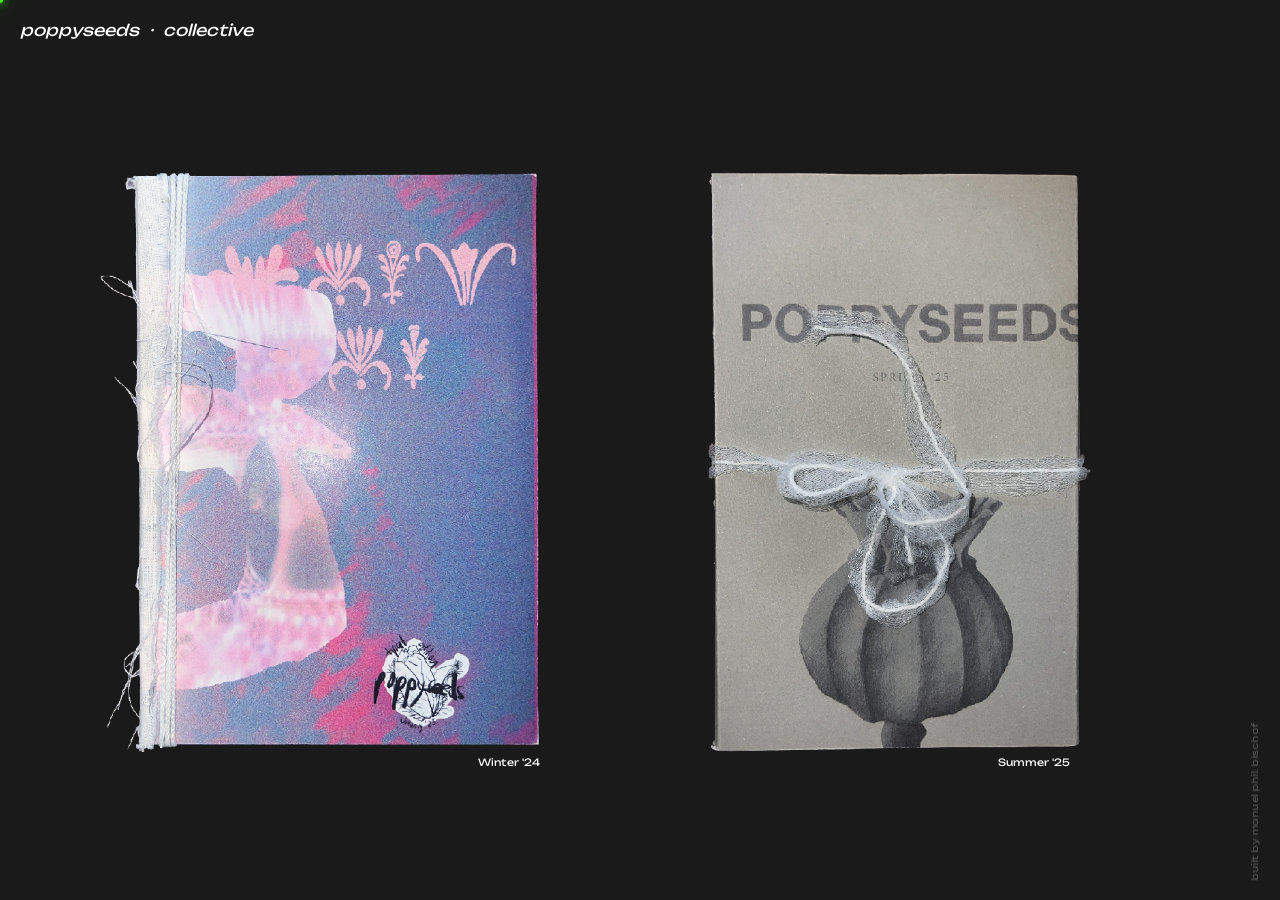
<file: index.html>
<!DOCTYPE html>
<html>
<head>
  <meta charset="UTF-8">
  <meta name="viewport" content="width=device-width, initial-scale=1.0">
  <title>Poppyseeds Collective</title>

  <link rel="stylesheet" href="style.css">
  <link href="https://fonts.googleapis.com/css2?family=Unbounded:wght@300;400;500&display=swap" rel="stylesheet">
  <link id="favicon" rel="icon" href="">
  <meta charset="UTF-8">
  <meta name="viewport" content="width=device-width, initial-scale=1.0">
  <title>Poppy Seeds</title>

  <!-- Open Graph meta tags for WhatsApp & Facebook -->
  <meta property="og:title" content="Poppyseeds Collective">
  <meta property="og:description" content="Winter '24 & Sommer '25 Edition">
  <meta property="og:image" content="https://poppyseeds.space/images/Media-poppyseeds.jpg">
  <meta property="og:url" content="https://poppyseeds.space">
  <meta property="og:type" content="website">

  <!-- Optional Twitter card -->
  <meta name="twitter:card" content="summary_large_image">
  <meta name="twitter:title" content="Poppyseeds Collective">
  <meta name="twitter:description" content="Winter '24 & Sommer '25 Edition">
  <meta name="twitter:image" content="https://poppyseeds.space/images/Media-poppyseeds.jpg">
</head>

<body>

<!-- NAV -->
<div class="top-left-title">
  <a href="poppyseeds.html">poppyseeds</a>
  <span>·</span>
  <a href="about.html">collective</a>
</div>

<!-- CURSOR -->
<div class="cursor"></div>

<!-- MAIN LAYOUT -->
<div class="container">

  <div class="issue left">
    <div class="img-wrap">
      <a href="magazines/Issue01.pdf" target="_blank">
        <img src="images/Issue01.png">
      </a>
      <div class="label">Winter '24</div>
    </div>
  </div>

  <div class="issue right">
    <div class="img-wrap">
      <a href="magazines/Issue02.pdf" target="_blank">
        <img src="images/Issue02.png">
      </a>
      <div class="label">Summer '25</div>
    </div>
  </div>

</div>

<!-- SCRIPT -->
<script src="script.js"></script>

<div class="credit vertical ">
  built by manuel phil. bischof
</div>

<div class="fly-dot"></div>
  
</body>
</html>
</file>
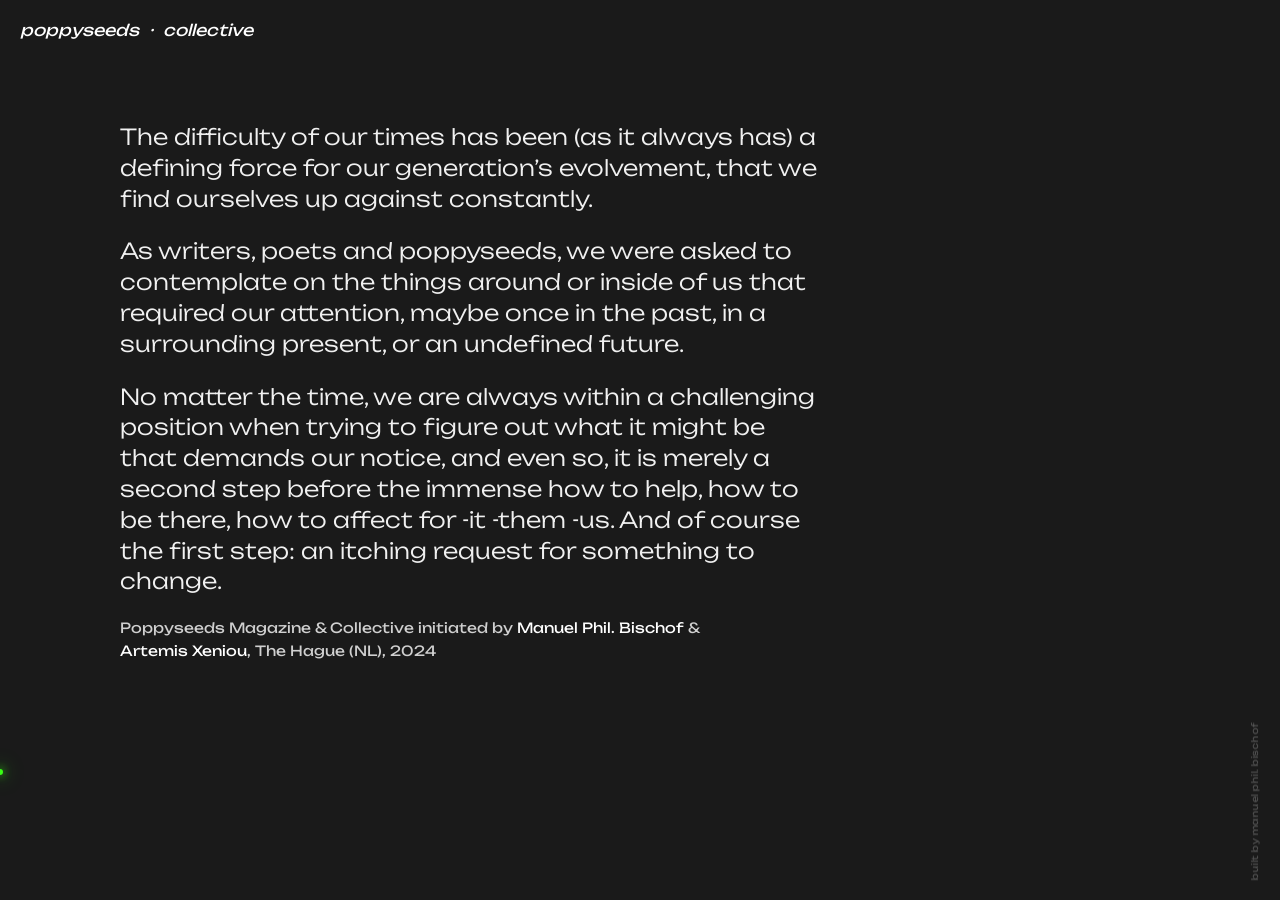
<file: about.html>
<!DOCTYPE html>
<html>
<head>
  <meta charset="UTF-8">
  <meta name="viewport" content="width=device-width, initial-scale=1.0">
  <title>About</title>

  <link rel="stylesheet" href="style.css">
  <link href="https://fonts.googleapis.com/css2?family=Unbounded:wght@300;400;500&display=swap" rel="stylesheet">
  <link id="favicon" rel="icon" href="">
  
</head>

<body>

<div class="top-left-title">
  <a href="poppyseeds.html">poppyseeds</a>
  <span>·</span>
  <a href="index.html">collective</a>
</div>

<div class="wrapper-about-text">

<div class="about text">
  <p>The difficulty of our times has been (as it always has) a defining force for our 
  generation’s evolvement, that we find ourselves up against constantly.</p>

  <p>As writers, poets and poppyseeds, we were asked to contemplate on the things around
  or inside of us that required our attention, maybe once in the past, in a surrounding
  present, or an undefined future.</p>

  <p>No matter the time, we are always within a challenging position when trying to figure
  out what it might be that demands our notice, and even so, it is merely a second step
  before the immense how to help, how to be there, how to affect for -it -them -us. And
  of course the first step: an itching request for something to change.</p>
</div>

  <div class="about credit">
    <p>
      Poppyseeds Magazine & Collective initiated by
      <a class="ig" href="https://www.instagram.com/manuel.phil.bischof/" target="_blank">
        Manuel Phil. Bischof
      </a>
      &
      <a class="ig" href="https://www.instagram.com/artemis.x19/" target="_blank">
        Artemis Xeniou
      </a>, The Hague (NL), 2024
    </p>
  </div>

</div>

<div class="cursor"></div>
<script src="script.js"></script>

<div class="credit vertical ">
  built by manuel phil. bischof
</div>

</body>
</html>
</file>
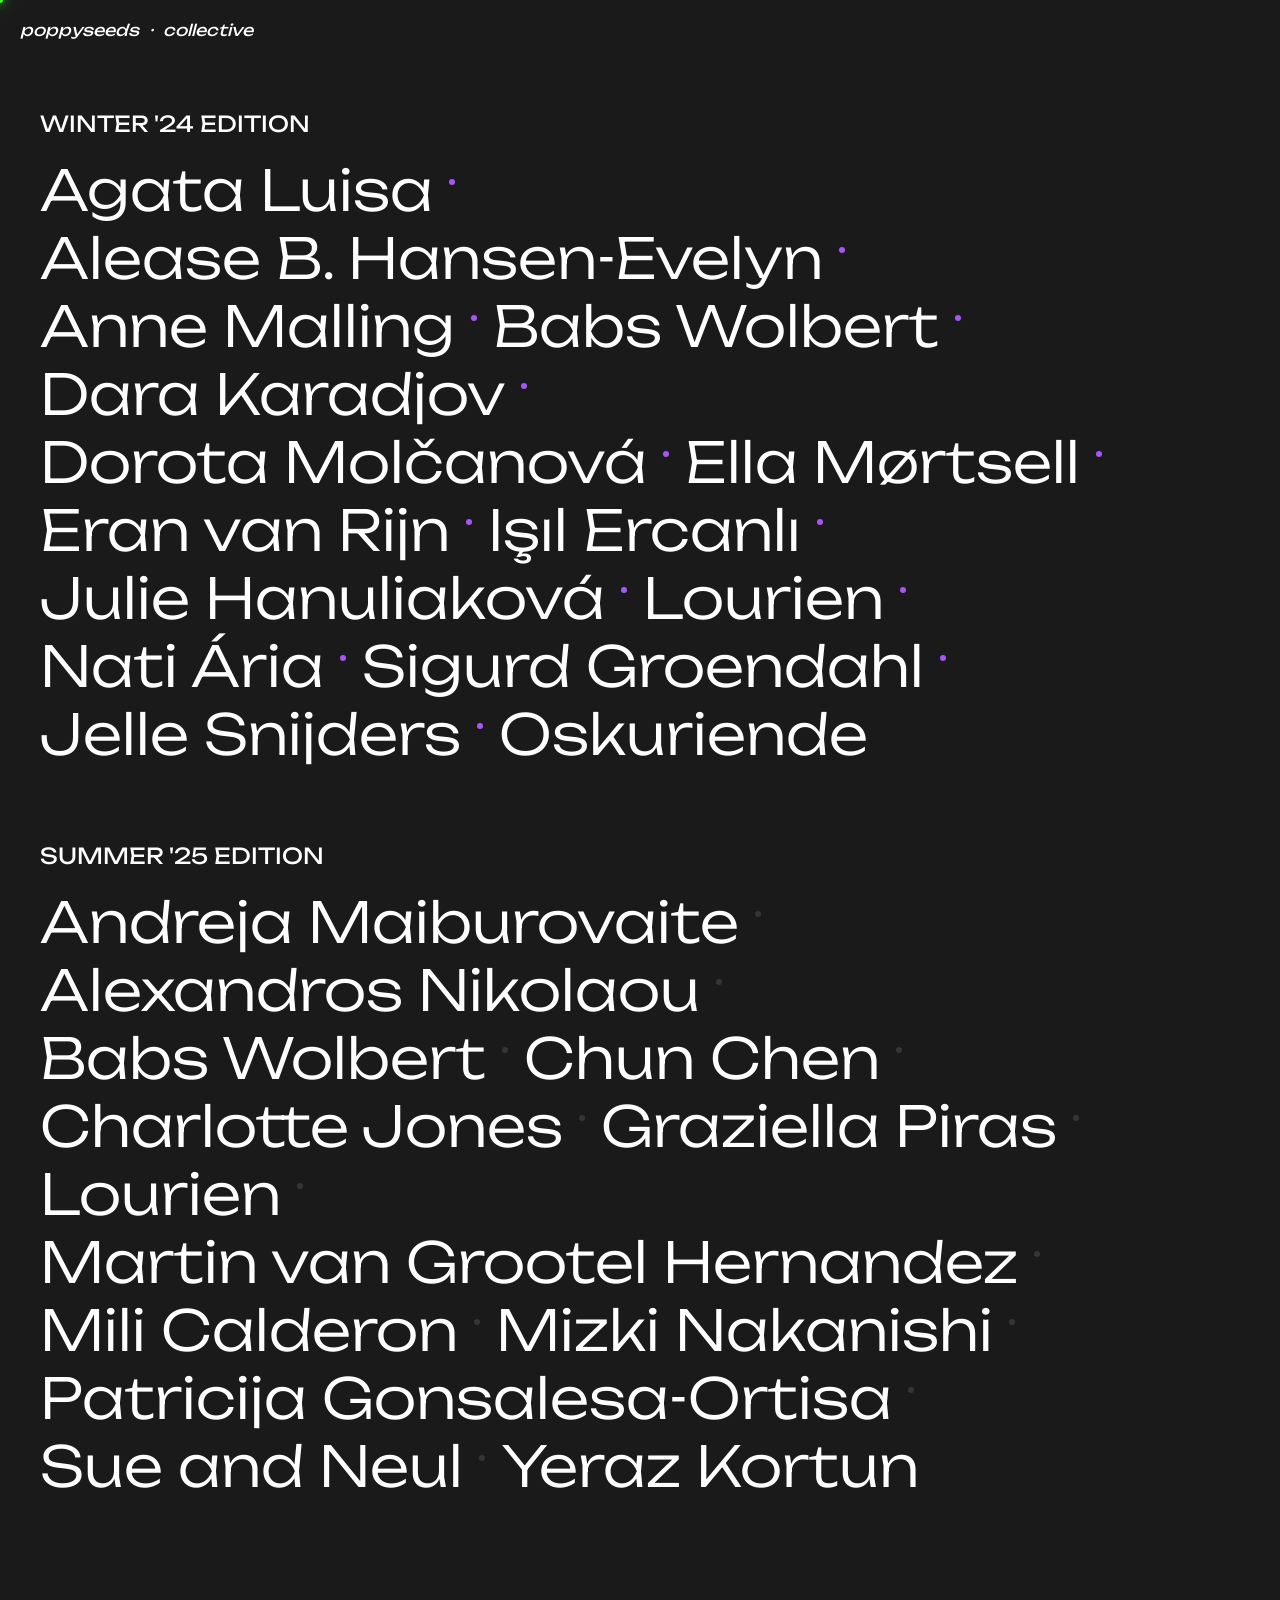
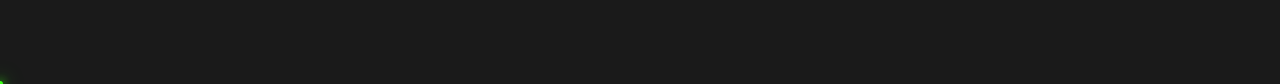
<file: poppyseeds.html>
<!DOCTYPE html>
<html>
<head>
  <meta charset="UTF-8">
  <meta name="viewport" content="width=device-width, initial-scale=1.0">
  <title>Poppyseeds</title>

  <link rel="stylesheet" href="style.css">
  <link href="https://fonts.googleapis.com/css2?family=Unbounded:wght@300;400;500&display=swap" rel="stylesheet">
   <link id="favicon" rel="icon" href="">
</head>

<body>

<div class="top-left-title">
  <a href="index.html">poppyseeds</a>
  <span>·</span>
  <a href="about.html">collective</a>
</div>

<div class="cursor"></div>

<div class="wrapper">

  <!-- WINTER -->
  <div class="section">
    <div class="section-title">Winter '24 Edition</div>

    <div class="list">
      <span class="name">Agata Luisa</span><span class="dot winter"></span>
      <span class="name">Alease B. Hansen-Evelyn</span><span class="dot winter"></span>
      <span class="name">Anne Malling</span><span class="dot winter"></span>
      <span class="name">Babs Wolbert</span><span class="dot winter"></span>
      <span class="name">Dara Karadjov</span><span class="dot winter"></span>
      <span class="name">Dorota Molčanová</span><span class="dot winter"></span>
      <span class="name">Ella Mørtsell</span><span class="dot winter"></span>
      <span class="name">Eran van Rijn</span><span class="dot winter"></span>
      <span class="name">Işıl Ercanlı</span><span class="dot winter"></span>
      <span class="name">Julie Hanuliaková</span><span class="dot winter"></span>
      <span class="name">Lourien</span><span class="dot winter"></span>
      <span class="name">Nati Ária</span><span class="dot winter"></span>
      <span class="name">Sigurd Groendahl</span><span class="dot winter"></span>
      <span class="name">Jelle Snijders</span><span class="dot winter"></span>
      <span class="name">Oskuriende</span>
    </div>
  </div>

  <!-- SUMMER -->
  <div class="section">
    <div class="section-title">Summer '25 Edition</div>

    <div class="list">
      <span class="name">Andreja Maiburovaite</span><span class="dot summer"></span>
      <span class="name">Alexandros Nikolaou</span><span class="dot summer"></span>
      <span class="name">Babs Wolbert</span><span class="dot summer"></span>
      <span class="name">Chun Chen</span><span class="dot summer"></span>
      <span class="name">Charlotte Jones</span><span class="dot summer"></span>
      <span class="name">Graziella Piras</span><span class="dot summer"></span>
      <span class="name">Lourien</span><span class="dot summer"></span>
      <span class="name">Martin van Grootel Hernandez</span><span class="dot summer"></span>
      <span class="name">Mili Calderon</span><span class="dot summer"></span>
      <span class="name">Mizki Nakanishi</span><span class="dot summer"></span>
      <span class="name">Patricija Gonsalesa-Ortisa</span><span class="dot summer"></span>
      <span class="name">Sue and Neul</span><span class="dot summer"></span>
      <span class="name">Yeraz Kortun</span>
    </div>

  </div>

</div>

<div class="cursor"></div>
<script src="script.js"></script>

</body>
</html>
</file>
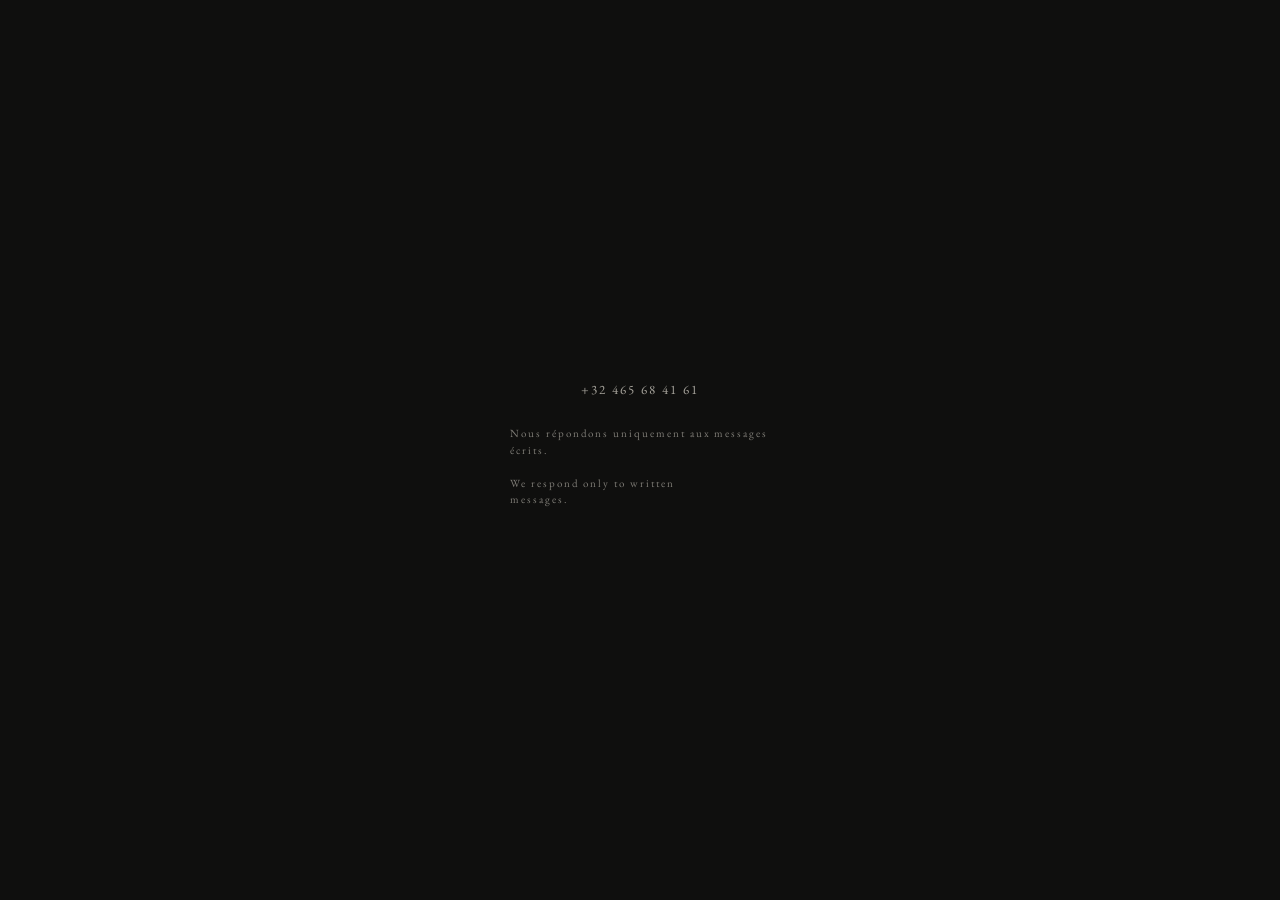
<file: coven/consultations.html>
<!DOCTYPE html>
<html lang="en">
<head>

<link rel="icon" href="data:image/svg+xml,
<svg xmlns='http://www.w3.org/2000/svg' viewBox='0 0 100 100'>
  <circle cx='50' cy='50' r='22' fill='%23c8a85a'/>
</svg>">

<meta charset="UTF-8">
<meta name="viewport" content="width=device-width, initial-scale=1.0">
<meta name="format-detection" content="telephone=no">
<title>Consultations</title>

<link href="https://fonts.googleapis.com/css2?family=EB+Garamond:wght@300;400&display=swap" rel="stylesheet">

<style>
  * {
    margin: 0;
    padding: 0;
    box-sizing: border-box;
  }

  body {
    background: #0f0f0e;
    height: 100vh;
    display: flex;
    align-items: center;
    justify-content: center;
    font-family: 'EB Garamond', serif;
    color: #d6d2c8;

    cursor: url("data:image/svg+xml,%3Csvg xmlns='http://www.w3.org/2000/svg' width='40' height='40' viewBox='0 0 40 40'%3E%3Cdefs%3E%3CradialGradient id='g' cx='50%25' cy='50%25' r='50%25'%3E%3Cstop offset='0%25' stop-color='%23c8a85a' stop-opacity='1'/%3E%3Cstop offset='100%25' stop-color='%23c8a85a' stop-opacity='0'/%3E%3C/radialGradient%3E%3C/defs%3E%3Ccircle cx='20' cy='20' r='8' fill='url(%23g)'/%3E%3C/svg%3E") 20 20, auto;
  }

  body::before {
    content: "";
    position: fixed;
    inset: 0;
    background-image: radial-gradient(rgba(255,255,255,0.02) 1px, transparent 1px);
    background-size: 3px 3px;
    opacity: 0.15;
    pointer-events: none;
  }

  .center {
    text-align: center;
    font-size: 13px;
    line-height: 1.5;
    letter-spacing: 0.15em;
    opacity: 0.75;
    max-width: 320px;
  }

  .nr {
    margin-bottom: 11px;
  }

  /* ================= TEXT + LINK ================= */

  .msg {
    font-size: 11px;
    line-height: 1.5;
    opacity: 0.75;
    display: inline-block;
    margin-top: 6px;
    text-align: left;
    max-width: 260px;
    color: #d6d2c8;
    text-decoration: none;
  }

  .msg,
  .msg:link,
  .msg:visited,
  .msg:hover,
  .msg:active {
    color: #d6d2c8;
    text-decoration: none;
  }

  .msg:hover {
    opacity: 0.6;
  }

  /* ❌ remove hand cursor everywhere */
  a,
  a:link,
  a:visited,
  a:hover,
  a:active,
  .msg {
    cursor: none !important;
  }

  ::selection {
    background: #000;
    color: #000;
  }

  a[href^="tel"] {
    color: #f0e9dd;
    text-decoration: none;
    cursor: text;
  }

  /* ================= MOBILE ================= */
  @media (max-width: 600px) {

    body {
      padding: 18px;
      padding-top: 50px;
      transform: translateX(50px); /* slight right offset for mobile */
      
    }

    .center {
      max-width: 240px;
      font-size: 11px;
      letter-spacing: 0.15em;
    }

    .nr {
      margin-bottom: 8px;
    }

    .msg {
      font-size: 10px;
      line-height: 1.7;
      max-width: 200px;
    }
  }

</style>
</head>

<body>

<div class="center">

  <div class="nr">
    +32 465 68 41 61<br><br>

    <a href="visit.html" class="msg">
      Nous répondons uniquement aux messages écrits. <br><br>
      We respond only to written <br>
      messages.
    </a>

  </div>

</div>

</body>
</html>
</file>
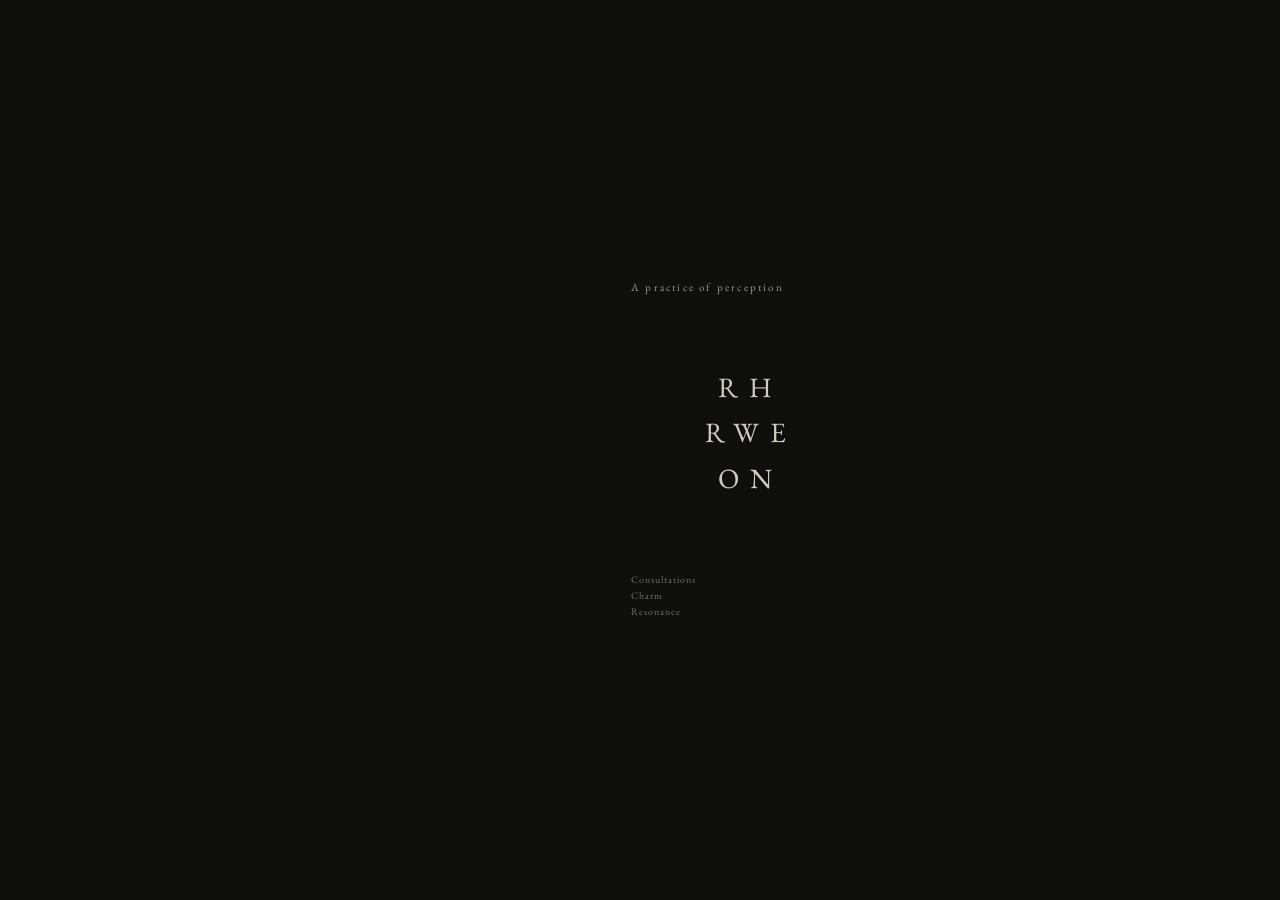
<file: coven/visit.html>
<!DOCTYPE html>
<html lang="en">
<head>
<meta charset="UTF-8">
<meta name="viewport" content="width=device-width, initial-scale=1.0">
<title>inspire</title>

<link href="https://fonts.googleapis.com/css2?family=EB+Garamond:wght@300;400&display=swap" rel="stylesheet">

  <link rel="icon" href="data:image/svg+xml,
<svg xmlns='http://www.w3.org/2000/svg' viewBox='0 0 100 100'>
  <circle cx='50' cy='50' r='22' fill='%23c8a85a'/>
</svg>">

  <head>
  <!-- Standard meta tags -->
  <meta charset="UTF-8">
  <meta name="viewport" content="width=device-width, initial-scale=1.0">
  <title>Coven Visit</title>

  <!-- Open Graph meta tags for WhatsApp/FB previews -->
  <meta property="og:title" content="A practice of perception">
  <meta property="og:description" content="with charm">
  <meta property="og:image" content="https://poppyseeds.space/images/CovenMedia.jpg">
  <meta property="og:url" content="https://poppyseeds.space/coven/visit.html">
  <meta property="og:type" content="website">

  <!-- Optional Twitter card (also works in some apps) -->
  <meta name="twitter:card" content="summary_large_image">
  <meta name="twitter:title" content="Visit Our Coven">
  <meta name="twitter:description" content="Discover the mystical world of our coven and explore hidden secrets.">
  <meta name="twitter:image" content="https://poppyseeds.space/coven/thumbnail.jpg">
</head>

<style>

.scroll-wash {
  position: fixed;
  inset: 0;
  background: radial-gradient(circle at 50% 20%, rgba(200,168,90,0.12), transparent 60%);
  opacity: 0;
  pointer-events: none;
  transition: opacity 0.2s ease;
  z-index: 0;
}

/* ---------------- RESET ---------------- */
* {
  margin: 0;
  padding: 0;
  box-sizing: border-box;
}

/* ---------------- BODY ---------------- */
body {
  background: #0f0f0e;
  height: 100vh;
  display: flex;
  align-items: center;
  justify-content: center;
  font-family: 'EB Garamond', serif;
  color: #d6d2c8;
  cursor: default;
}

/* ---------------- GLOBAL GOLD CURSOR ---------------- */
html, body, * {
  cursor: url("data:image/svg+xml,%3Csvg xmlns='http://www.w3.org/2000/svg' width='40' height='40' viewBox='0 0 40 40'%3E%3Cdefs%3E%3CradialGradient id='g' cx='50%25' cy='50%25' r='50%25'%3E%3Cstop offset='0%25' stop-color='%23c8a85a' stop-opacity='1'/%3E%3Cstop offset='100%25' stop-color='%23c8a85a' stop-opacity='0'/%3E%3C/radialGradient%3E%3C/defs%3E%3Ccircle cx='20' cy='20' r='8' fill='url(%23g)'/%3E%3C/svg%3E") 20 20, auto !important;
}

/* ---------------- BACKGROUND TEXTURE ---------------- */
body::before {
  content: "";
  position: fixed;
  inset: 0;
  background-image: radial-gradient(rgba(255,255,255,0.02) 1px, transparent 1px);
  background-size: 3px 3px;
  opacity: 0.15;
  pointer-events: none;
}

/* ---------------- FLASH EFFECT ---------------- */
body.flash {
  animation: flashWhite 0.15s ease;
}

@keyframes flashWhite {
  0%   { background: #0303a6; }
  100% { background: #0f0f0e; }
}

/* ---------------- CARD ---------------- */
.card {
  width: 320px;
  height: 420px;
  display: flex;
  flex-direction: column;
  justify-content: space-between;
  padding: 40px;

  transform: translateX(111px); /* moves the card 20px to the right */
}

/* ---------------- TOP ---------------- */
.top {
  font-size: 11px;
  letter-spacing: 0.2em;
  opacity: 0.7;
}

/* ---------------- CENTER ---------------- */
.center {
  text-align: center;
  line-height: 1.4;
}

/* ---------------- GLYPHS ---------------- */
.glyph {
  font-size: 28px;
  letter-spacing: 0.4em;
  font-weight: 300;
  color: #cfcbbf;
  text-shadow:
    0 1px 0 rgba(255,255,255,0.05),
    0 -1px 1px rgba(0,0,0,0.6);
  margin: 6px 0;
  cursor: inherit;
}

/* ---------------- BOTTOM ---------------- */
.bottom {
  font-size: 10px;
  letter-spacing: 0.1em;
  line-height: 1.6;
  opacity: 0.5;
}

.bottom span {
  display: block;
}

.bottom a {
  color: #d6d2c8;
  text-decoration: none;
  transition: color 0.3s ease, text-shadow 0.3s ease, filter 0.3s ease;
}

.bottom a:hover {
  color: #f0e9dd;
  text-shadow: 0 0 6px rgba(255, 240, 210, 0.25);
  filter: brightness(1.15);
}

/* ---------------- SELECTION ---------------- */
::selection {
  background: #000;
  color: #000;
}

/* ---------------- MOBILE ---------------- */
@media (max-width: 600px) {
  body {
    display: flex;
    align-items: center;     /* vertical centering */
    justify-content: center; /* horizontal centering */
    padding: 6px;            /* your smaller padding */
  }

  .card {
    width: 53.3vw !important;
    height: 53.3vh !important;
    padding: 16px !important;
    flex-direction: column;
    justify-content: space-between;

    transform: translateX(60px); /* slight right offset for mobile */
  }

  .top {
    font-size: 9px;
    letter-spacing: 0.167em;
  }

  .glyph {
    font-size: 24px;
    letter-spacing: 0.3em;
  }

  .bottom {
    font-size: 10.5px;
    line-height: 1.33;
  }
}
/* Disable flash animation for users who prefer reduced motion */
@media (prefers-reduced-motion: reduce) {
  body.flash {
    animation: none !important;
    background: #0f0f0e !important;
  }
}
</style>
</head>

<body>

  

<div class="card">

  <div class="top">
    A practice of perception
  </div>

  <div class="center">
    <div class="glyph">RM</div>
    <div class="glyph">AE</div>
    <div class="glyph">MN</div>
  </div>

  <div class="bottom">
    <span><a href="consultations.html">Consultations</a></span>
    <span><a href="charm.html">Charm</a></span>
    <span><a href="#" id="resonance">Resonance</a></span>
  </div>

</div>

<script>
const glyphEl = document.querySelectorAll(".glyph");
const weightedLetters = [
  "E","E","E","E","E","E","E","E","E","E",
  "A","A","A","A","A","A",
  "R","R","R","R","R",
  "S","S","S","S",
  "T","T","T","T",
  "N","N","N","N",
  "I","I","I","I",
  "L","L","L",
  "U","U","U",
  "O","O","O",
  "D","D","D",
  "C","C","C",
  "M","M",
  "P","P",
  "G","G",
  "B","B",
  "V","V",
  "H","H",
  "F","F",
  "Q","Q",
  "Y","Y",
  "J",
  "X",
  "Z",
  "K",
  "W"
];

// helper to pick a random letter
function randomLetter() {
  return weightedLetters[Math.floor(Math.random() * weightedLetters.length)];
}

// shuffle glyphs with 2 letters on two lines, 3 letters on one line
function shuffleGlyphs() {
  const threeLetterIndex = Math.floor(Math.random() * glyphEl.length); // pick one line to have 3 letters

  glyphEl.forEach((el, index) => {
    const len = index === threeLetterIndex ? 3 : 2; // 3 letters for one line, 2 for others
    let text = "";
    for (let i = 0; i < len; i++) {
      text += randomLetter();
    }
    el.textContent = text;
  });
}

// initial load
shuffleGlyphs();

// glyph click interaction
glyphEl.forEach(el => el.addEventListener("click", shuffleGlyphs));

const resonance = document.getElementById("resonance");
if (resonance) {
  resonance.addEventListener("click", e => {
    e.preventDefault();

    // Only flash if user hasn't requested reduced motion
    if (!window.matchMedia("(prefers-reduced-motion: reduce)").matches) {
      function flashOnce(duration = 50, delay = 50, callback) {
        document.body.classList.add("flash");
        setTimeout(() => {
          document.body.classList.remove("flash");
          if (callback) setTimeout(callback, delay);
        }, duration);
      }

      // Trigger two flashes
      flashOnce(50, 50, () => {
        flashOnce(50);
      });
    }
  });
}
</script>

  <div class="scroll-wash"></div>

</body>
</html>
</file>
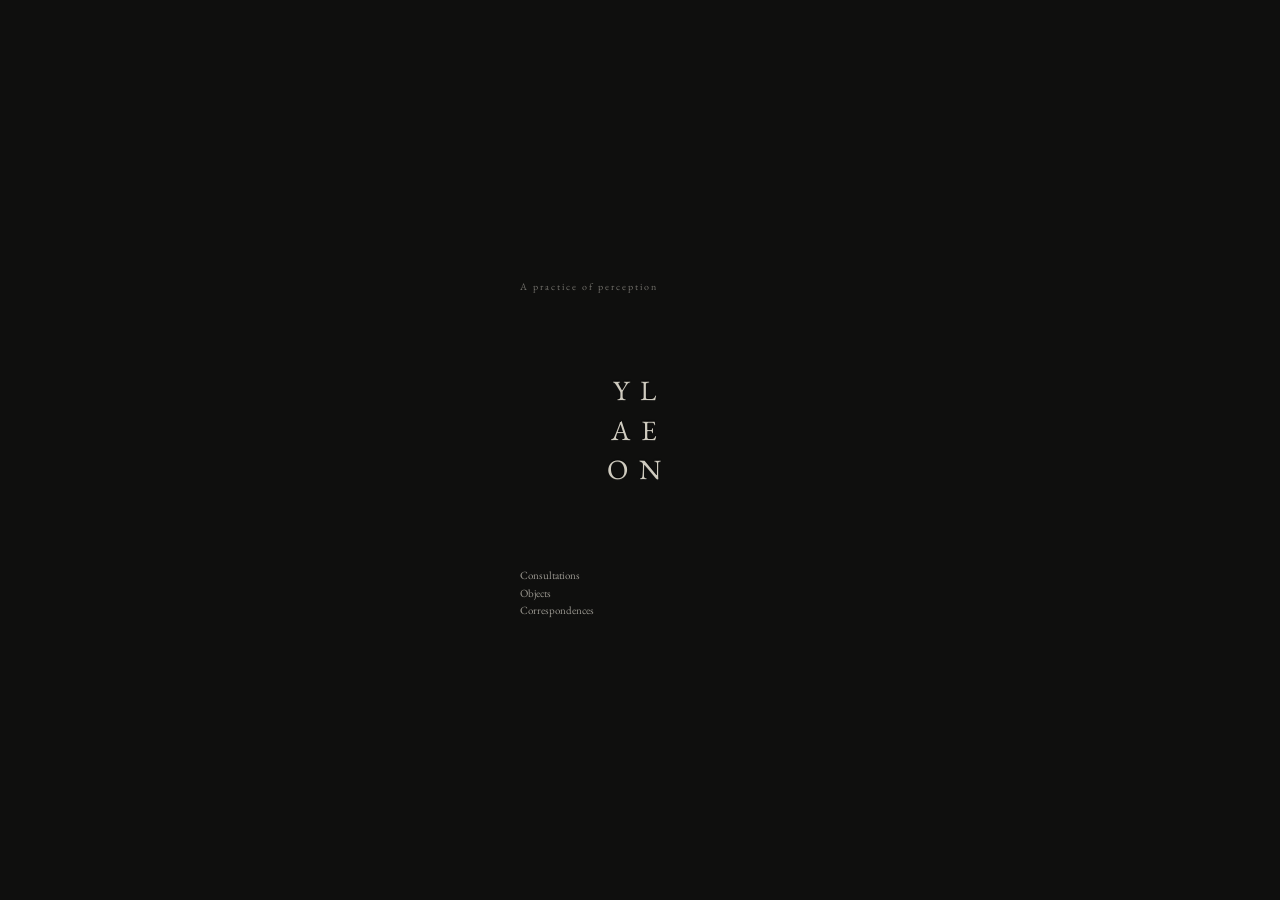
<file: voyelle/view.html>
<!DOCTYPE html>
<html lang="en">
<head>
<meta charset="UTF-8">
<title>Coven</title>

<link href="https://fonts.googleapis.com/css2?family=EB+Garamond:wght@300;400&display=swap" rel="stylesheet">

<style>
  * {
    margin: 0;
    padding: 0;
    box-sizing: border-box;
  }

  body {
    background: #0f0f0e;
    height: 100vh;
    display: flex;
    align-items: center;
    justify-content: center;
    font-family: 'EB Garamond', serif;
    color: #d6d2c8;
  }

  /* subtle paper texture */
  body::before {
    content: "";
    position: fixed;
    inset: 0;
    background-image: 
      radial-gradient(rgba(255,255,255,0.02) 1px, transparent 1px);
    background-size: 3px 3px;
    opacity: 0.15;
    pointer-events: none;
  }

  .card {
    width: 320px;
    height: 420px;
    display: flex;
    flex-direction: column;
    justify-content: space-between;
    padding: 40px;
  }

  .top {
    font-size: 10px;
    letter-spacing: 0.2em;
    opacity: 0.5;
  }

  .center {
    text-align: center;
    line-height: 1.4;
  }

  .glyph {
    font-size: 28px;
    letter-spacing: 0.4em;
    font-weight: 300;

    /* deboss effect */
    color: #cfcbbf;
    text-shadow:
      0 1px 0 rgba(255,255,255,0.05),
      0 -1px 1px rgba(0,0,0,0.6);
  }

  .bottom {
    font-size: 11px;
    line-height: 1.6;
    opacity: 0.7;
  }

  .bottom span {
    display: block;
  }

</style>
</head>

<body>

<div class="card">

  <div class="top">
    A practice of perception
  </div>

  <div class="center">
    <div class="glyph">YL</div>
    <div class="glyph">AE</div>
    <div class="glyph">ON</div>
  </div>

  <div class="bottom">
    <span>Consultations</span>
    <span>Objects</span>
    <span>Correspondences</span>
  </div>

</div>

</body>
</html>
</file>
<file: style.css>
/* ================= GLOBAL STYLES ================= */

html, body {
  margin: 0;
  padding: 0;
  background: #1a1a1a;
  color: white;
  font-family: 'Unbounded', sans-serif;
  cursor: none;
}

* {
  cursor: none !important;
}

/* ================= NAV ================= */

.top-left-title {
  position: fixed;
  top: 20px;
  left: 20px;
  font-size: 16px;
  font-style: italic;
  display: flex;
  gap: 10px;
  z-index: 3000;
}

.top-left-title a {
  color: white;
  text-decoration: none;
}

.top-left-title a:hover {
  color: white;
}

/* ================= SELECTION ================= */

::selection {
  background: white;
  color: white;
}

/* ================= CURSOR ================= */

.cursor {
  position: fixed;
  width: 6px;
  height: 6px;
  border-radius: 50%;
  background: #39ff14;
  box-shadow: 0 0 10px #39ff14, 0 0 20px #39ff14;
  pointer-events: none;
  transform: translate(-50%, -50%);
  z-index: 9999;
}

.nav-hover .cursor {
  background: #b56cff;
  box-shadow: 0 0 12px #b56cff, 0 0 24px #b56cff;
}

/* ================= PAGES ================= */

.wrapper {
  max-width: 1100px;
  padding: 110px 40px;
}

.section {
  margin-bottom: 80px;
}

.section-title {
  font-size: 22px;
  opacity: 1;
  text-transform: uppercase;
  margin-bottom: 25px;
}

.list {
  display: flex;
  flex-wrap: wrap;
  gap: 12px;
  align-items: center;
}

.name {
  font-size: 56px;
  font-weight: 300;
  line-height: 1;
}

.dot {
  width: 6px;
  height: 6px;
  border-radius: 50%;
  display: inline-block;
  margin: 0 4px;
  transform: translateY(-8px);
}

.dot.winter { background: #a855f7; }
.dot.summer { background: #3a3430; }

.wrapper-about-text {
  max-width: 707px;        /* keeps text from stretching too wide */
  margin: 80px auto;       /* centers it vertically and horizontally */
  padding: 20px;           /* invisible frame around text */
  margin-left: 100px;
}

/* ================= ABOUT PAGE TEXT ================= */

/* Main About Text */
.wrapper-about-text .about.text {
  font-size: 22px;          /* <-- Adjust this for main paragraph size */
  font-weight: 300;         /* light and elegant */
  line-height: 1.4;         /* space between lines, adjust for readability */
  color: #f0f0f0;           /* bright and readable */
  opacity: 1;
}

.wrapper-about-text .about.text p {
  margin-bottom: 20px;      /* space between paragraphs */
}

/* Credit / Names */
.wrapper-about-text .about.credit {
  font-size: 14px;          /* <-- Adjust this for credit / names size */
  line-height: 1.6;
  color: #d0d0d0;           /* slightly dimmer than main text */
  margin-top: 20px;
}

.wrapper-about-text .about.credit p {
  margin-bottom: 10px;
}

/* Make only the names inside credits jump on hover */
.wrapper-about-text .about.credit a.ig {
  display: inline-block;
  transition: transform 0.3s ease, color 0.3s ease;
}

.wrapper-about-text .about.credit a.ig:hover {
  transform: translateY(-4px) scale(1.05); /* lift + slight scale */
  color: #b56cff;
}

/* ================= MAIN PAGE ================= */

.container {
  display: flex;
  width: 100vw;
  height: 100vh;
}

.issue {
  flex: 1;
  display: flex;
  align-items: center;
  justify-content: center;
}

.issue.left {
  padding-left: 30px;
}

.issue.right {
  padding-right: 90px;
}

.img-wrap {
  position: relative;
  max-width: 76%;
  margin-top: 40px; /* adjust spacing */
}

.img-wrap img {
  width: 100%;
  display: block;
}

.img-wrap .label {
  position: static;        /* label below image */
  font-size: 10px;         /* smaller text */
  margin-top: 4px;         /* space under image */
  text-align: right;       /* align right */
  color: white;
  font-weight: 400;
}
.issue.right .img-wrap .label {
  margin-right: 50px; /* moves it away from the right edge */
}

/* ================= CREDIT ================= */

.credit.vertical {
  position: fixed;
  right: 20px;
  bottom: 20px;
  writing-mode: vertical-rl;
  transform: rotate(180deg);
  font-size: 9px;
  color: rgba(255,255,255,0.25);
  letter-spacing: 0.5px;
  z-index: 2000;
  transition: transform 0.2s ease, color 0.2s ease;
}

.credit.vertical:hover {
  transform: rotate(180deg) translateY(-6px);
  color: rgba(255,255,255,0.4);
}

/* ================= LINKS ================= */

/* Remove global jump from all links */
a {
  color: white;
  text-decoration: none;
  transition: color 0.2s ease; /* only color changes for other links */
}

/* Only make the names (class ig) jump */
a.ig {
  display: inline-block;                    /* needed for transform */
  transition: transform 0.3s ease, color 0.3s ease;
}

a.ig:hover {
  transform: translateY(-4px) scale(1.05); /* lift + slight scale */
  color: #b56cff;                           /* purplish accent */
}


/* ================= MOBILE ================= */
@media (max-width: 768px) {
  /* Stack issues vertically */
  .container {
  flex-direction: column;
  align-items: center;
  justify-content: flex-start;
  height: auto;
  padding-top: 90px;
 
  }

.issue {
  display: flex;
  justify-content: center;
  width: 100%;
}

  .img-wrap {
    max-width: 70%;       /* smaller images */
    margin-top: 10px;
  }

  .img-wrap .label {
    text-align: right;
    font-size: 10px;
  }

  /* Keep top-left-title in a single line */
  .top-left-title {
    flex-wrap: nowrap;
    font-size: 18px;
  }

  /* About text adjustments */
   .wrapper-about-text .about.text {
    font-size: 14px;
    line-height: 1.4;
  }

  .wrapper-about-text .about.credit p {
    font-size: 12px;
  }

  .name {
    font-size: 12px;
  }

   /* Poppyseeds Artist page */
    .poppyseeds .wrapper {
    padding: 80px 18px 60px;
    gap: 60px;
  }

  .poppyseeds .section-title {
    font-size: 11px;
    letter-spacing: 0.25em;
    margin-bottom: 18px;
  }

  .poppyseeds .list {
    display: flex;
    flex-direction: column;
    gap: 6px;
  }

  .poppyseeds .name {
    font-size: 10px;
    line-height: 1.4;
    letter-spacing: 0.08em;
  }

  /* Vertical credit at bottom right */
  .credit.vertical {
    right: 10px;
    bottom: 10px;
    font-size: 8px;
    transform: rotate(180deg);
  }
}
</file>
